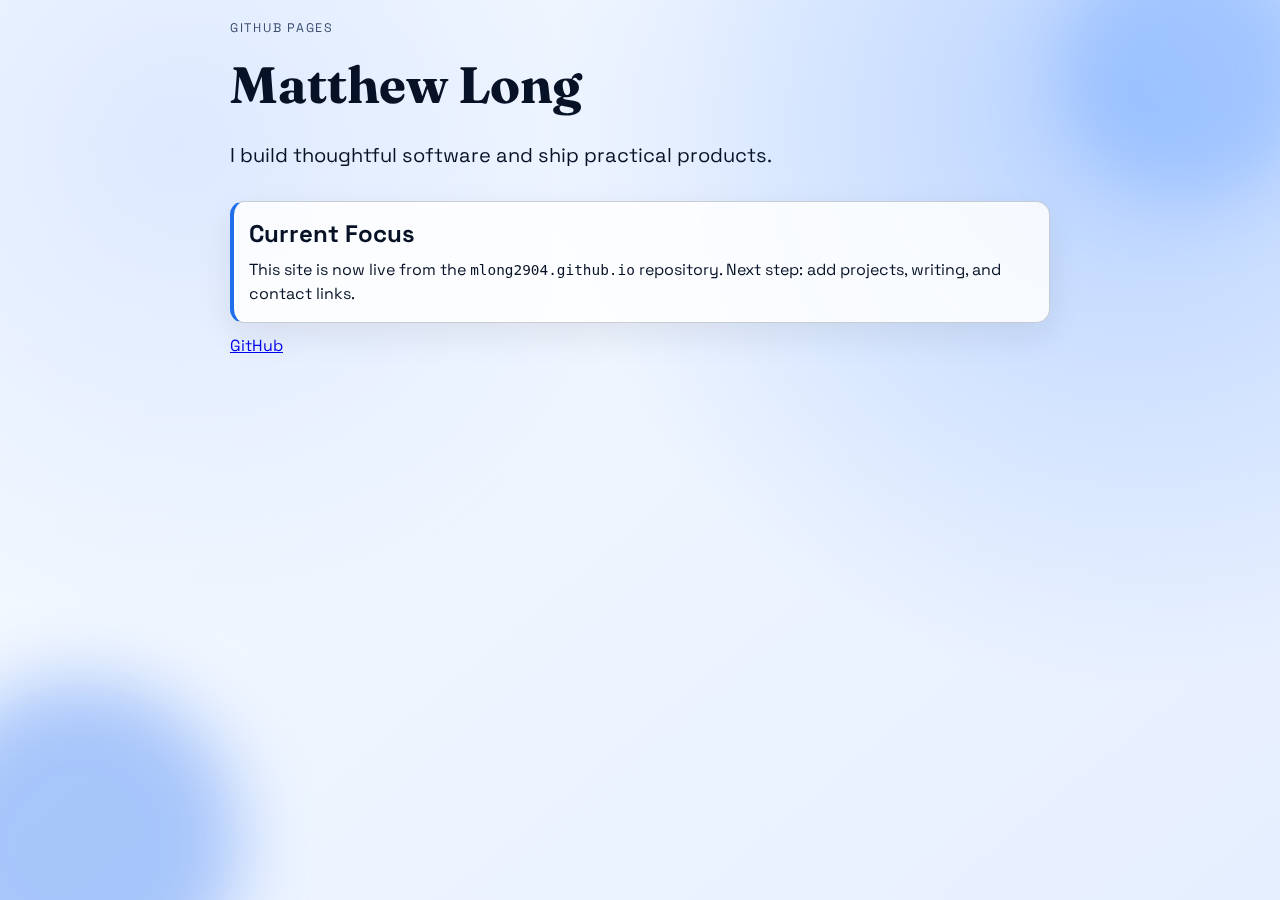
<file: index.html>
<!doctype html>
<html lang="en">
  <head>
    <meta charset="UTF-8" />
    <meta name="viewport" content="width=device-width, initial-scale=1.0" />
    <title>Matthew Long</title>
    <meta name="description" content="Personal site for Matthew Long." />
    <link rel="preconnect" href="https://fonts.googleapis.com" />
    <link rel="preconnect" href="https://fonts.gstatic.com" crossorigin />
    <link
      href="https://fonts.googleapis.com/css2?family=Space+Grotesk:wght@400;500;700&family=Fraunces:opsz,wght@9..144,700&display=swap"
      rel="stylesheet"
    />
    <link rel="stylesheet" href="styles.css" />
  </head>
  <body>
    <div class="bg-orb orb-a"></div>
    <div class="bg-orb orb-b"></div>

    <main class="shell">
      <p class="eyebrow">GitHub Pages</p>
      <h1>Matthew Long</h1>
      <p class="lede">
        I build thoughtful software and ship practical products.
      </p>

      <section class="panel">
        <h2>Current Focus</h2>
        <p>
          This site is now live from the <code>mlong2904.github.io</code> repository.
          Next step: add projects, writing, and contact links.
        </p>
      </section>

      <nav class="links" aria-label="External links">
        <a href="https://github.com/mlong2904" target="_blank" rel="noreferrer">GitHub</a>
      </nav>
    </main>
  </body>
</html>
</file>
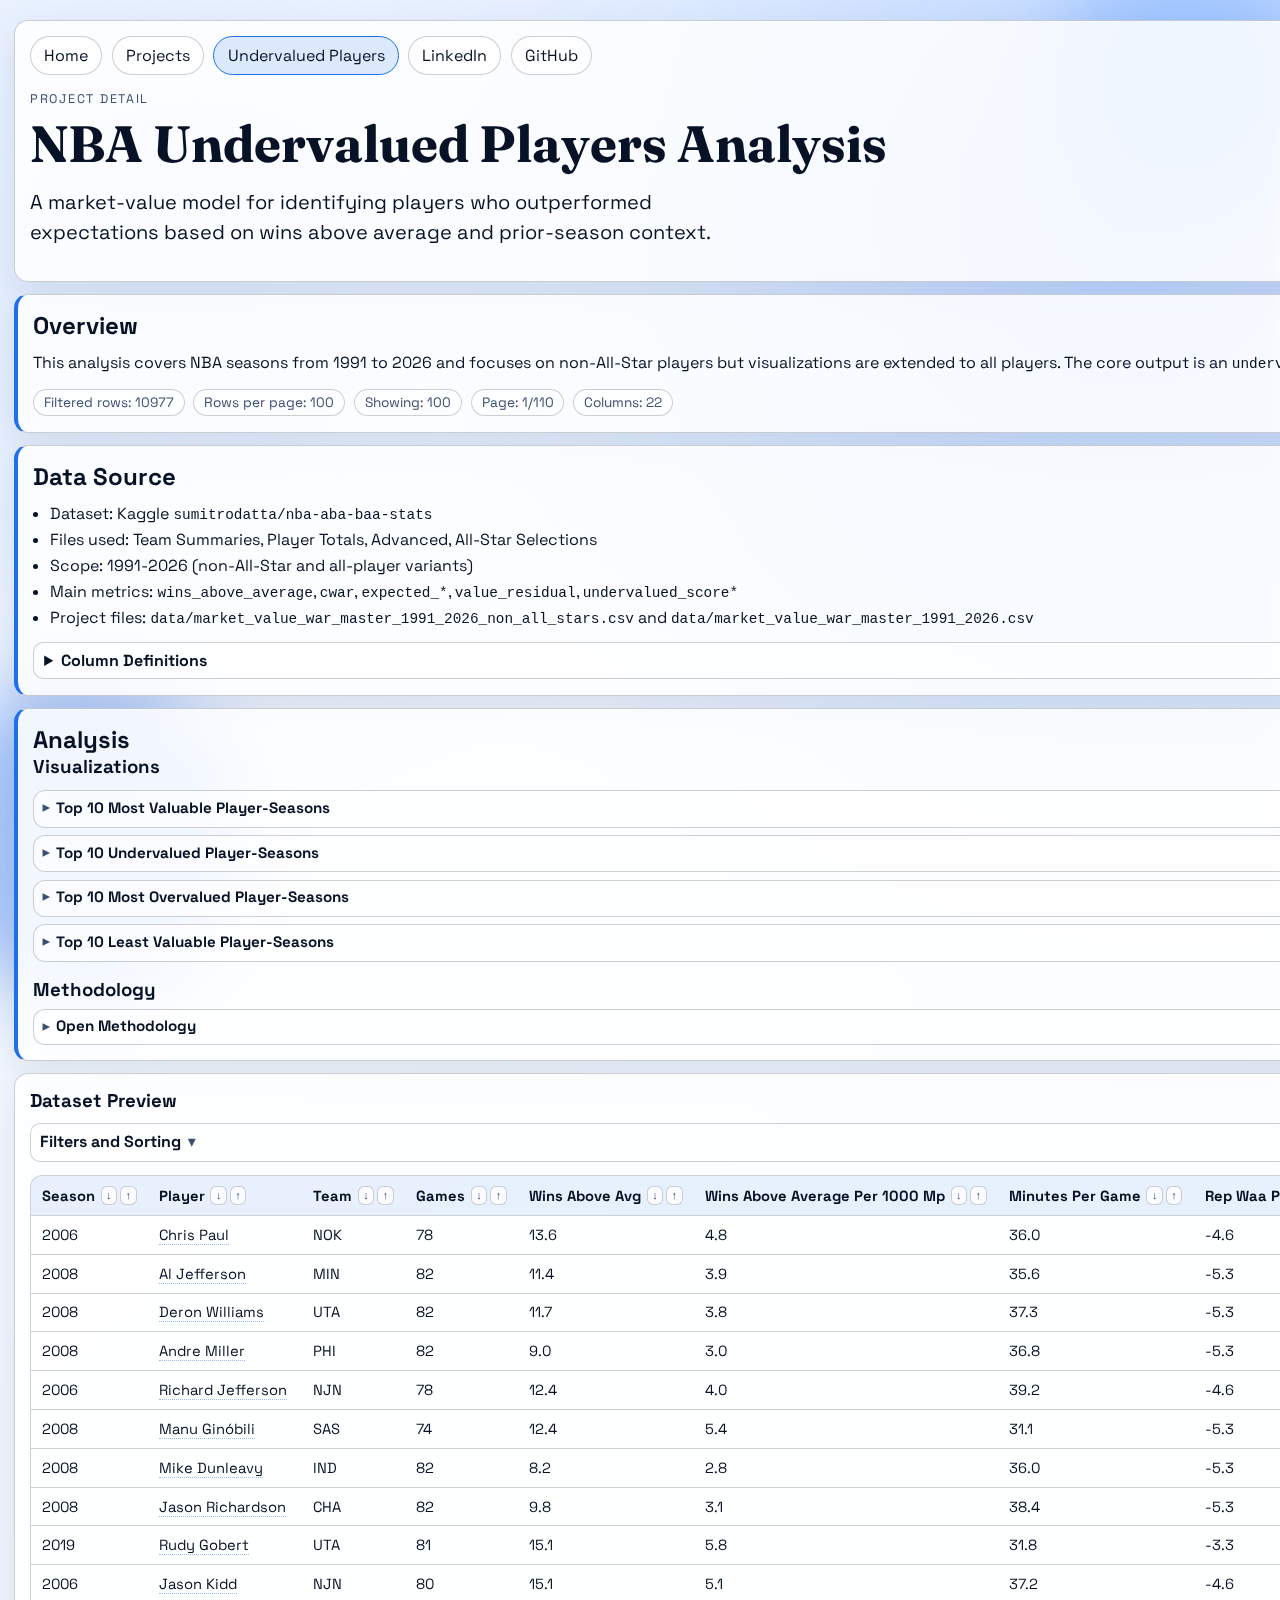
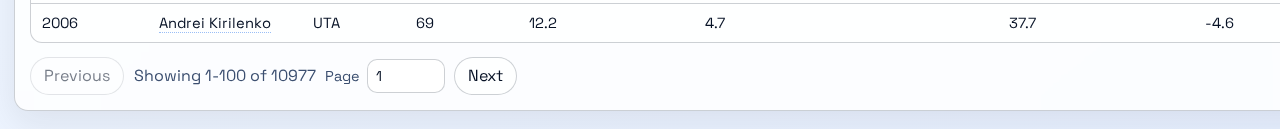
<file: project-undervalued-players.html>
<!doctype html>
<html lang="en">
  <head>
    <meta charset="UTF-8" />
    <meta name="viewport" content="width=device-width, initial-scale=1.0" />
    <title>Matthew Long | NBA Undervalued Players</title>
    <meta
      name="description"
      content="Detailed portfolio page for NBA undervalued players analysis."
    />
    <link rel="preconnect" href="https://fonts.googleapis.com" />
    <link rel="preconnect" href="https://fonts.gstatic.com" crossorigin />
    <link
      href="https://fonts.googleapis.com/css2?family=Space+Grotesk:wght@400;500;700&family=Fraunces:opsz,wght@9..144,700&display=swap"
      rel="stylesheet"
    />
    <link rel="stylesheet" href="styles.css" />
  </head>
  <body>
    <div class="bg-orb orb-a"></div>
    <div class="bg-orb orb-b"></div>

    <main class="shell shell-left">
      <header class="hero">
        <nav class="site-nav" aria-label="Primary">
          <a class="nav-link" href="index.html">Home</a>
          <a class="nav-link" href="projects.html">Projects</a>
          <a class="nav-link is-active" href="project-undervalued-players.html">Undervalued Players</a>
          <a class="nav-link" href="https://www.linkedin.com/in/mjslong/" target="_blank" rel="noreferrer">LinkedIn</a>
          <a class="nav-link" href="https://github.com/mlong2904" target="_blank" rel="noreferrer">GitHub</a>
        </nav>

        <p class="eyebrow">Project Detail</p>
        <h1>NBA Undervalued Players Analysis</h1>
        <p class="lede">
          A market-value model for identifying players who outperformed expectations based on
          wins above average and prior-season context.
        </p>
      </header>

      <section class="panel">
        <h2>Overview</h2>
        <p>
          This analysis covers NBA seasons from 1991 to 2026 and focuses on non-All-Star
          players but visualizations are extended to all players. The core output is an <code>undervalued_score</code> that highlights players
          creating more impact than expected by the model.
        </p>
        <div class="stat-row" id="csv-stats">
          <span class="stat-pill">Waiting for CSV</span>
        </div>
      </section>

      <section class="panel">
        <h2>Data Source</h2>
        <ul class="clean-list">
          <li>Dataset: Kaggle <code>sumitrodatta/nba-aba-baa-stats</code></li>
          <li>Files used: Team Summaries, Player Totals, Advanced, All-Star Selections</li>
          <li>Scope: 1991-2026 (non-All-Star and all-player variants)</li>
          <li>Main metrics: <code>wins_above_average</code>, <code>cwar</code>, <code>expected_*</code>, <code>value_residual</code>, <code>undervalued_score*</code></li>
          <li>Project files: <code>data/market_value_war_master_1991_2026_non_all_stars.csv</code> and <code>data/market_value_war_master_1991_2026.csv</code></li>
        </ul>
        <details class="data-dictionary">
          <summary>Column Definitions</summary>
          <ul class="clean-list">
            <li><code>Season</code>: Season end year (for example, <code>2026</code> = 2025-26 season).</li>
            <li><code>Player</code>: Player name.</li>
            <li><code>Team</code>: Team abbreviation for that season.</li>
            <li><code>Games</code>: Games played.</li>
            <li><code>Minutes per Game</code>: Minutes per game (<code>mp / g</code>).</li>
            <li><code>cWAR</code>: Context-adjusted wins above replacement.</li>
            <li><code>Prev cWAR</code>: Prior season cWAR (0 if unavailable).</li>
            <li><code>Prev Minutes</code>: Prior season minutes played (0 if unavailable).</li>
            <li><code>Prev Games</code>: Prior season games played (0 if unavailable).</li>
            <li><code>Career Season #</code>: Career season number in dataset (<code>1</code> = first season).</li>
            <li><code>Expected cWAR</code>: Model-expected cWAR.</li>
            <li><code>Value Residual</code>: <code>cwar - expected_cwar</code> style gap in observed vs expected value.</li>
            <li><code>Undervalued Score (WAR)</code>: WAR-based undervalued score from residual and minutes context.</li>
            <li><code>Season Residual Z</code>: Within-season z-score of value residual.</li>
          </ul>
        </details>
      </section>

      <section class="panel">
        <h2>Analysis</h2>
        <div class="analysis-block">
          <h3>Visualizations</h3>
          <div class="viz-grid">
            <details class="viz-item">
              <summary>Top 10 Most Valuable Player-Seasons</summary>
              <div id="top-valuable-bars" class="bar-chart">
                <p class="viz-meta">Loading chart...</p>
              </div>
            </details>
            <details class="viz-item">
              <summary>Top 10 Undervalued Player-Seasons</summary>
              <div id="top-undervalued-bars" class="bar-chart">
                <p class="viz-meta">Loading chart...</p>
              </div>
            </details>
            <details class="viz-item">
              <summary>Top 10 Most Overvalued Player-Seasons</summary>
              <div id="top-overvalued-bars" class="bar-chart">
                <p class="viz-meta">Loading chart...</p>
              </div>
            </details>
            <details class="viz-item">
              <summary>Top 10 Least Valuable Player-Seasons</summary>
              <div id="top-least-valuable-bars" class="bar-chart">
                <p class="viz-meta">Loading chart...</p>
              </div>
            </details>
          </div>
        </div>
        <div class="analysis-block">
          <h3>Methodology</h3>
          <details class="methodology-item">
            <summary>Open Methodology</summary>
            <div class="methodology-content">
              <h4>A) Player Wins Contribution </h4>
              <ol class="clean-list">
                <li>Build player feature table from <code>Player Totals.csv</code> + <code>Advanced.csv</code>.</li>
                <li>
                  Compute minute share inside each team-season:
                  <br />
                  <code>mp_share = player_mp / team_total_mp</code>
                </li>
                <li>
                  Build team-level weighted features:
                  <br />
                  <code>contrib_feature = mp_share * player_feature</code>
                </li>
                <li>Train Ridge model to predict team wins (<code>w</code>) from weighted team features.</li>
                <li>
                  Convert team prediction back to players:
                  <br />
                  <code>raw_pred_contribution = sum(contrib_feature * model_coef)</code>
                  <br />
                  Scale to team actual wins context using <code>scale_to_actual</code>.
                </li>
                <li>
                  Apply stabilization:
                  <br />
                  <code>actual_scaled_contribution_raw = raw_pred_contribution * scale_to_actual</code>
                  <br />
                  <code>shrink_factor = g / (g + 35)</code>
                  <br />
                  <code>actual_scaled_contribution = actual_scaled_contribution_raw * shrink_factor</code>
                  <br />
                  Clip <code>actual_scaled_contribution</code> to <code>± (0.30 * g)</code>.
                </li>
                <li>
                  Compute above-average value:
                  <br />
                  <code>season_league_avg_contribution = mean(actual_scaled_contribution by season+lg)</code>
                  <br />
                  <code>wins_above_average = actual_scaled_contribution - season_league_avg_contribution</code>
                  <br />
                  Clip <code>wins_above_average</code> to <code>± (0.22 * g)</code>
                  <br />
                  <code>wins_above_average_per_1000_mp = (wins_above_average / mp) * 1000</code>
                </li>
              </ol>

              <h4>B) Salary-Free Undervalued Model </h4>
              <ol class="clean-list">
                <li>Aggregate to one row per player-season.</li>
                <li>
                  Train Ridge model to predict expected value from usage/history with features:
                  <code>mp</code>, <code>g</code>, <code>mp_per_game</code>,
                  <code>prev_wins_above_average</code>, <code>prev_mp</code>, <code>prev_g</code>,
                  <code>career_season_num</code>, <code>season_idx</code>.
                </li>
                <li>
                  Compute residual value:
                  <br />
                  <code>expected_wins_above_average = model prediction</code>
                  <br />
                  <code>value_residual = wins_above_average - expected_wins_above_average</code>
                </li>
                <li>
                  Compute final ranking score:
                  <br />
                  <code>undervalued_score = value_residual * sqrt(mp / 1000)</code>
                </li>
              </ol>

              <h4>C) Custom WAR Table </h4>
              <p class="viz-meta">
                This WAR is built from project metrics, not Basketball-Reference
                <code>ows/dws</code>.
              </p>
              <ol class="clean-list">
                <li>Start from <code>player_win_contributions.csv</code>.</li>
                <li>Aggregate to one row per player-season-league.</li>
                <li>
                  Compute impact rate:
                  <br />
                  <code>wins_above_average_per_1000_mp = (wins_above_average / mp) * 1000</code>
                </li>
                <li>
                  Estimate replacement level per season+league:
                  <br />
                  <code>rep_waa_per_1000_mp = 20th percentile of wins_above_average_per_1000_mp</code>
                  (default, <code>mp >= 250</code>)
                </li>
                <li>
                  Compute rate above replacement:
                  <br />
                  <code>rate_above_replacement = wins_above_average_per_1000_mp - rep_waa_per_1000_mp</code>
                </li>
                <li>
                  Convert to wins and apply durability:
                  <br />
                  <code>cwar_raw = rate_above_replacement * (mp / 1000)</code>
                  <br />
                  <code>durability_factor = g / (g + 20)</code> (default)
                  <br />
                  <code>cwar = cwar_raw * durability_factor</code>
                  <br />
                  <code>cwar_rank</code> is rank within each <code>season + lg</code>.
                </li>
              </ol>

              <h4>D) WAR-Based Undervalued Model </h4>
              <ol class="clean-list">
                <li>Use <code>nba_war_player_seasons.csv</code> as the input feature table.</li>
                <li>
                  Train Ridge model to estimate expected custom WAR (<code>expected_cwar</code>) using:
                  <code>mp</code>, <code>g</code>, <code>mp_per_game</code>, <code>prev_cwar</code>,
                  <code>prev_mp</code>, <code>prev_g</code>, <code>career_season_num</code>, <code>season_idx</code>.
                </li>
                <li>
                  Compute residual value:
                  <br />
                  <code>value_residual = cwar - expected_cwar</code>
                </li>
                <li>
                  Compute final WAR-based market score:
                  <br />
                  <code>undervalued_score_war = value_residual * sqrt(mp / 1000)</code>
                </li>
              </ol>
            </div>
          </details>
        </div>
      </section>

      <section class="table-panel" aria-live="polite">
        <div class="table-head">
          <h3>Dataset Preview</h3>
          <p id="csv-source">No data loaded yet.</p>
        </div>
        <details class="filter-dropdown">
          <summary>Filters and Sorting</summary>
          <div class="controls-grid">
            <label class="control">
              <span>Dataset</span>
              <select id="dataset-scope">
                <option value="non_all_stars" selected>Non-All-Stars</option>
                <option value="all_players">All Players (Includes All-Stars)</option>
              </select>
            </label>
            <label class="control">
              <span>Player contains</span>
              <input id="filter-player" type="text" placeholder="e.g. Gobert" />
            </label>
            <label class="control">
              <span>Season from</span>
              <input id="filter-season-min" type="number" inputmode="numeric" />
            </label>
            <label class="control">
              <span>Season to</span>
              <input id="filter-season-max" type="number" inputmode="numeric" />
            </label>
            <label class="control">
              <span>Min undervalued score (WAR)</span>
              <input id="filter-min-undervalued" type="number" step="0.01" />
            </label>
            <label class="control">
              <span>Sort by</span>
              <select id="sort-field">
                <option value="undervalued_score_war" selected>undervalued_score_war</option>
                <option value="cwar">cwar</option>
                <option value="expected_cwar">expected_cwar</option>
                <option value="value_residual">value_residual</option>
                <option value="season">season</option>
                <option value="player">player</option>
              </select>
            </label>
            <label class="control">
              <span>Order</span>
              <select id="sort-direction">
                <option value="desc">Descending</option>
                <option value="asc">Ascending</option>
              </select>
            </label>
            <label class="control">
              <span>Rows per page</span>
              <select id="rows-per-page">
                <option value="25">25</option>
                <option value="50">50</option>
                <option value="100" selected>100</option>
                <option value="200">200</option>
              </select>
            </label>
          </div>
          <div class="column-controls">
            <p class="column-controls-title">Visible Columns</p>
            <div id="column-chooser" class="column-chooser">
              <p class="viz-meta">Loading columns...</p>
            </div>
            <div class="button-row">
              <button id="columns-all" class="button" type="button">Show All Columns</button>
            </div>
          </div>
          <div class="button-row">
            <button id="reset-filters" class="button" type="button">Reset</button>
          </div>
        </details>
        <div class="table-wrap">
          <table id="csv-table">
            <thead></thead>
            <tbody>
              <tr>
                <td>Loading dataset...</td>
              </tr>
            </tbody>
          </table>
        </div>
        <div class="pagination-bar">
          <button id="page-prev" class="button" type="button">Previous</button>
          <p id="page-info">Showing 0-0 of 0</p>
          <label class="page-jump">
            <span>Page</span>
            <input id="page-jump" type="number" min="1" value="1" inputmode="numeric" />
          </label>
          <button id="page-next" class="button" type="button">Next</button>
        </div>
      </section>
    </main>

    <script src="app.js"></script>
  </body>
</html>
</file>
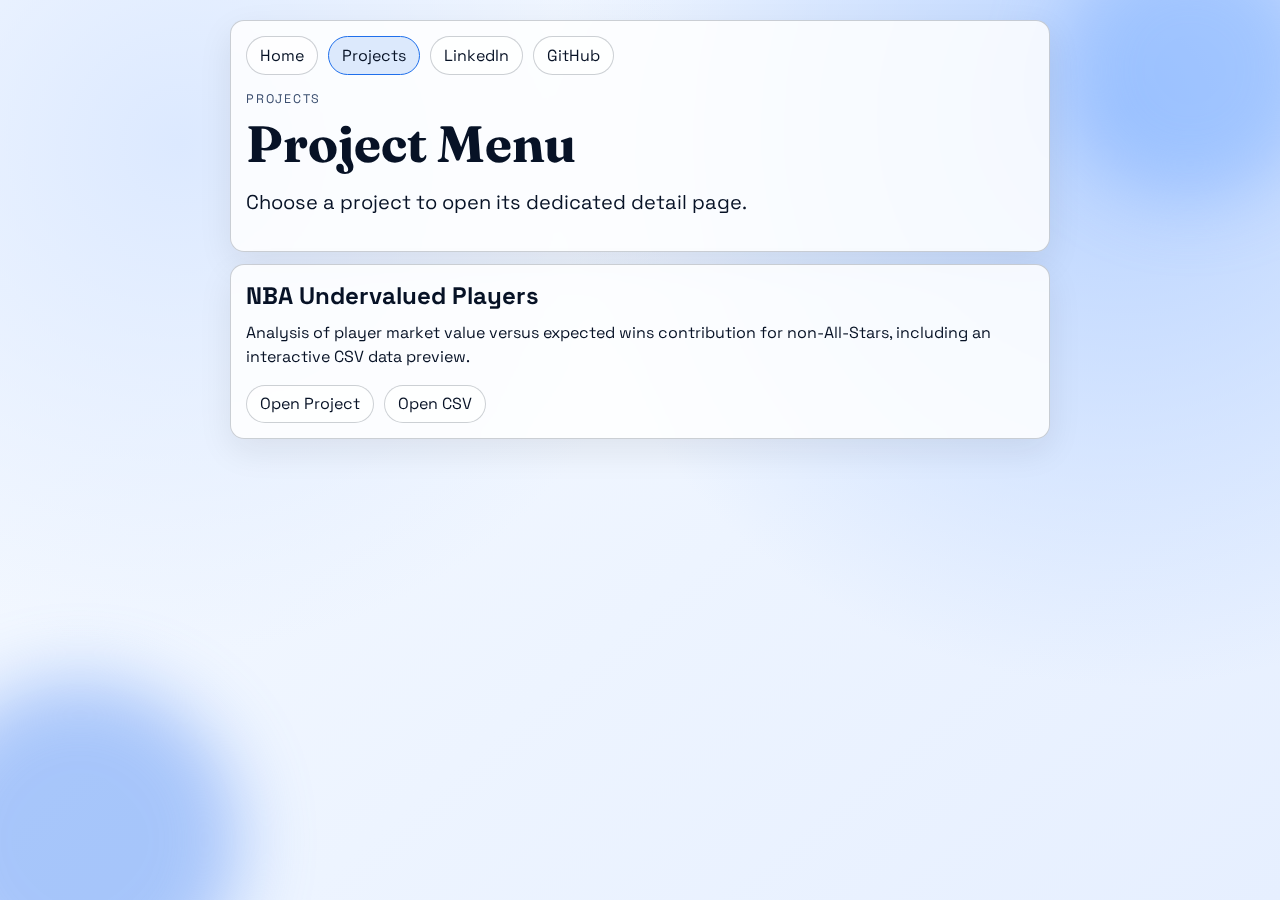
<file: projects.html>
<!doctype html>
<html lang="en">
  <head>
    <meta charset="UTF-8" />
    <meta name="viewport" content="width=device-width, initial-scale=1.0" />
    <title>Matthew Long | Projects</title>
    <meta name="description" content="Project menu for Matthew Long's portfolio." />
    <link rel="preconnect" href="https://fonts.googleapis.com" />
    <link rel="preconnect" href="https://fonts.gstatic.com" crossorigin />
    <link
      href="https://fonts.googleapis.com/css2?family=Space+Grotesk:wght@400;500;700&family=Fraunces:opsz,wght@9..144,700&display=swap"
      rel="stylesheet"
    />
    <link rel="stylesheet" href="styles.css" />
  </head>
  <body>
    <div class="bg-orb orb-a"></div>
    <div class="bg-orb orb-b"></div>

    <main class="shell">
      <header class="hero">
        <nav class="site-nav" aria-label="Primary">
          <a class="nav-link" href="index.html">Home</a>
          <a class="nav-link is-active" href="projects.html">Projects</a>
          <a class="nav-link" href="https://www.linkedin.com/in/mjslong/" target="_blank" rel="noreferrer">LinkedIn</a>
          <a class="nav-link" href="https://github.com/mlong2904" target="_blank" rel="noreferrer">GitHub</a>
        </nav>

        <p class="eyebrow">Projects</p>
        <h1>Project Menu</h1>
        <p class="lede">
          Choose a project to open its dedicated detail page.
        </p>
      </header>

      <section class="project-grid" aria-label="Project buttons">
        <article class="project-card">
          <h2>NBA Undervalued Players</h2>
          <p>
            Analysis of player market value versus expected wins contribution for non-All-Stars,
            including an interactive CSV data preview.
          </p>
          <div class="button-row">
            <a class="button" href="project-undervalued-players.html">Open Project</a>
            <a class="button" href="data/market_value_master_1991_2026_non_all_stars.csv">Open CSV</a>
          </div>
        </article>
      </section>
    </main>
  </body>
</html>
</file>
<file: styles.css>
:root {
  --ink: #071226;
  --muted: #3c4f70;
  --accent: #1f6feb;
  --accent-soft: #7fb0ff;
  --ring: rgba(7, 18, 38, 0.2);
  --panel: rgba(255, 255, 255, 0.84);
}

* {
  box-sizing: border-box;
}

body {
  margin: 0;
  min-height: 100svh;
  font-family: "Space Grotesk", system-ui, sans-serif;
  color: var(--ink);
  background:
    radial-gradient(circle at 14% 16%, #dce9ff 0%, transparent 38%),
    radial-gradient(circle at 88% 12%, #b7d2ff 0%, transparent 42%),
    linear-gradient(140deg, #f8fbff, #edf4ff 58%, #e6efff);
  display: grid;
  place-items: start center;
  overflow-x: hidden;
  padding: 1.25rem 0.85rem;
}

.bg-orb {
  position: fixed;
  border-radius: 999px;
  filter: blur(36px);
  z-index: -1;
  opacity: 0.5;
}

.orb-a {
  width: 260px;
  height: 260px;
  background: var(--accent-soft);
  top: -60px;
  right: -40px;
}

.orb-b {
  width: 320px;
  height: 320px;
  background: #5f95f6;
  bottom: -100px;
  left: -80px;
}

.shell {
  width: min(820px, calc(100vw - 1.7rem));
  display: grid;
  gap: 0.75rem;
  animation: rise-in 600ms ease-out both;
  margin-inline: auto;
}

.shell-left {
  justify-self: start;
  margin-inline: 0;
}

.hero,
.panel,
.table-panel,
.project-card {
  border: 1px solid var(--ring);
  background: var(--panel);
  backdrop-filter: blur(8px);
  border-radius: 14px;
  box-shadow: 0 12px 34px rgba(30, 29, 26, 0.08);
}

.hero,
.panel,
.table-panel,
.project-card {
  padding: 0.95rem;
}

.eyebrow {
  margin: 0;
  text-transform: uppercase;
  letter-spacing: 0.14em;
  font-size: 0.78rem;
  color: var(--muted);
}

h1 {
  margin: 0.65rem 0 0;
  font-family: "Fraunces", serif;
  font-size: clamp(2.1rem, 4vw, 3.3rem);
  line-height: 1.05;
}

h2,
h3 {
  margin: 0;
}

.lede {
  font-size: clamp(1.02rem, 1.8vw, 1.25rem);
  line-height: 1.5;
  max-width: 58ch;
  margin: 1rem 0 1.2rem;
}

.site-nav {
  display: flex;
  flex-wrap: wrap;
  gap: 0.6rem;
  margin-bottom: 1rem;
}

.nav-link,
.button {
  text-decoration: none;
  color: var(--ink);
  border: 1px solid var(--ring);
  padding: 0.48rem 0.82rem;
  border-radius: 999px;
  background: rgba(255, 255, 255, 0.6);
  transition: transform 140ms ease, border-color 140ms ease, background 140ms ease;
  font: inherit;
  cursor: pointer;
  display: inline-flex;
  align-items: center;
}

.nav-link:hover,
.button:hover {
  transform: translateY(-2px);
  border-color: var(--accent);
}

.button:disabled {
  opacity: 0.55;
  cursor: not-allowed;
  transform: none;
}

.is-active {
  border-color: var(--accent);
  background: rgba(31, 111, 235, 0.14);
}

.hero-cta {
  display: flex;
  gap: 0.75rem;
}

.panel {
  border-left: 4px solid var(--accent);
}

.panel p {
  margin: 0.6rem 0 0;
  line-height: 1.52;
}

.clean-list {
  margin: 0.6rem 0 0;
  padding-left: 1.1rem;
  line-height: 1.6;
}

.data-dictionary {
  margin-top: 0.7rem;
  border: 1px solid var(--ring);
  border-radius: 10px;
  background: rgba(255, 255, 255, 0.55);
  padding: 0.45rem 0.65rem;
}

.data-dictionary summary {
  cursor: pointer;
  user-select: none;
  font-weight: 700;
}

.project-grid {
  display: grid;
  gap: 1rem;
}

.project-card h2 {
  margin: 0;
}

.project-card p {
  margin: 0.6rem 0 0;
  line-height: 1.52;
}

.button-row {
  margin-top: 0.95rem;
  display: flex;
  flex-wrap: wrap;
  gap: 0.6rem;
}

.controls-grid {
  margin-top: 0.85rem;
  display: grid;
  grid-template-columns: repeat(auto-fit, minmax(190px, 1fr));
  gap: 0.7rem;
}

.control {
  display: grid;
  gap: 0.35rem;
}

.control span {
  font-size: 0.84rem;
  color: var(--muted);
}

.control input,
.control select {
  width: 100%;
  border: 1px solid var(--ring);
  border-radius: 10px;
  background: rgba(255, 255, 255, 0.75);
  color: var(--ink);
  font: inherit;
  padding: 0.45rem 0.6rem;
}

.control input:focus,
.control select:focus {
  outline: 2px solid rgba(31, 111, 235, 0.36);
  outline-offset: 1px;
}

.stat-row {
  margin-top: 0.8rem;
  display: flex;
  flex-wrap: wrap;
  gap: 0.55rem;
}

.stat-pill {
  display: inline-flex;
  border: 1px solid var(--ring);
  border-radius: 999px;
  padding: 0.28rem 0.62rem;
  font-size: 0.85rem;
  color: var(--muted);
  background: rgba(255, 255, 255, 0.55);
}

.viz-grid {
  margin-top: 0.8rem;
  display: grid;
  grid-template-columns: 1fr;
  gap: 0.45rem;
}

.analysis-block + .analysis-block {
  margin-top: 1rem;
}

.analysis-block h3 {
  margin: 0;
}

.viz-item {
  border: 1px solid var(--ring);
  border-radius: 12px;
  background: rgba(255, 255, 255, 0.62);
  padding: 0.35rem 0.55rem 0.55rem;
}

.methodology-item {
  margin-top: 0.55rem;
  border: 1px solid var(--ring);
  border-radius: 12px;
  background: rgba(255, 255, 255, 0.62);
  padding: 0.35rem 0.55rem 0.55rem;
}

.viz-item summary {
  cursor: pointer;
  user-select: none;
  font-size: 0.95rem;
  font-weight: 700;
  color: var(--ink);
  list-style: none;
  display: inline-flex;
  align-items: center;
  gap: 0.35rem;
}

.methodology-item summary {
  cursor: pointer;
  user-select: none;
  font-size: 0.95rem;
  font-weight: 700;
  color: var(--ink);
  list-style: none;
}

.methodology-item summary::-webkit-details-marker {
  display: none;
}

.methodology-item summary::before {
  content: "▸";
  color: var(--muted);
  margin-right: 0.35rem;
}

.methodology-item[open] summary::before {
  content: "▾";
}

.methodology-content h4 {
  margin: 0.7rem 0 0.35rem;
  font-size: 0.92rem;
}

.methodology-content h4:first-child {
  margin-top: 0.35rem;
}

.viz-item summary::-webkit-details-marker {
  display: none;
}

.viz-item summary::before {
  content: "▸";
  color: var(--muted);
  line-height: 1;
  transform: translateY(-1px);
}

.viz-item[open] summary::before {
  content: "▾";
}

.bar-chart {
  margin-top: 0.45rem;
  display: grid;
  gap: 0.35rem;
  width: min(100%, 520px);
  justify-items: start;
}

.bar-row {
  display: grid;
  grid-template-columns: minmax(110px, 180px) minmax(140px, 280px) auto;
  gap: 0.3rem;
  align-items: center;
  width: 100%;
}

.bar-label {
  font-size: 0.76rem;
  color: var(--ink);
  overflow: hidden;
  text-overflow: ellipsis;
  white-space: nowrap;
}

.bar-track {
  height: 7px;
  border-radius: 999px;
  background: rgba(31, 111, 235, 0.12);
  overflow: hidden;
  width: clamp(140px, 32vw, 280px);
}

.bar-fill {
  height: 100%;
  border-radius: 999px;
  background: linear-gradient(90deg, #1f6feb, #7fb0ff);
}

.bar-value {
  font-size: 0.75rem;
  color: var(--muted);
}

.player-link {
  color: var(--ink);
  text-decoration: none;
  border-bottom: 1px dotted rgba(31, 111, 235, 0.45);
}

.player-link:hover {
  color: var(--accent);
  border-bottom-color: var(--accent);
}

.viz-meta {
  margin: 0.45rem 0 0;
  color: var(--muted);
  font-size: 0.76rem;
}

.table-head {
  display: flex;
  justify-content: space-between;
  align-items: baseline;
  gap: 0.8rem;
}

.table-head p {
  margin: 0;
  color: var(--muted);
  font-size: 0.92rem;
}

.filter-dropdown {
  margin-top: 0.65rem;
  border: 1px solid var(--ring);
  border-radius: 10px;
  background: rgba(255, 255, 255, 0.64);
  padding: 0.45rem 0.6rem 0.6rem;
}

.filter-dropdown summary {
  cursor: pointer;
  user-select: none;
  font-weight: 700;
  color: var(--ink);
  list-style: none;
}

.filter-dropdown summary::-webkit-details-marker {
  display: none;
}

.filter-dropdown summary::after {
  content: "▾";
  margin-left: 0.4rem;
  color: var(--muted);
}

.filter-dropdown[open] summary::after {
  content: "▴";
}

.filter-dropdown .controls-grid {
  margin-top: 0.55rem;
}

.filter-dropdown .button-row {
  margin-top: 0.65rem;
}

.column-controls {
  margin-top: 0.7rem;
  border-top: 1px solid var(--ring);
  padding-top: 0.6rem;
}

.column-controls-title {
  margin: 0;
  font-size: 0.84rem;
  color: var(--muted);
}

.column-chooser {
  margin-top: 0.45rem;
  display: grid;
  grid-template-columns: repeat(auto-fit, minmax(150px, 1fr));
  gap: 0.35rem 0.7rem;
}

.column-option {
  display: inline-flex;
  align-items: center;
  gap: 0.35rem;
  font-size: 0.84rem;
  color: var(--ink);
}

.table-wrap {
  margin-top: 0.8rem;
  height: min(52vh, 520px);
  max-height: 52vh;
  width: 100%;
  max-width: 100%;
  overflow-x: auto;
  overflow-y: auto;
  -webkit-overflow-scrolling: touch;
  overscroll-behavior-x: contain;
  overscroll-behavior-y: contain;
  border: 1px solid var(--ring);
  border-radius: 12px;
  background: rgba(255, 255, 255, 0.66);
}

table {
  border-collapse: collapse;
  width: max-content;
  min-width: max(100%, 1200px);
  table-layout: auto;
}

th,
td {
  text-align: left;
  padding: 0.62rem 0.7rem;
  border-bottom: 1px solid var(--ring);
  font-size: 0.92rem;
  white-space: nowrap;
}

.pagination-bar {
  margin-top: 0.85rem;
  display: flex;
  flex-wrap: wrap;
  align-items: center;
  gap: 0.6rem;
}

.pagination-bar p {
  margin: 0;
  color: var(--muted);
}

.page-jump {
  display: inline-flex;
  align-items: center;
  gap: 0.4rem;
  color: var(--muted);
  font-size: 0.9rem;
}

.page-jump input {
  width: 78px;
  border: 1px solid var(--ring);
  border-radius: 10px;
  background: rgba(255, 255, 255, 0.75);
  color: var(--ink);
  font: inherit;
  padding: 0.42rem 0.5rem;
}

th {
  font-weight: 700;
  background: rgba(31, 111, 235, 0.1);
}

.th-wrap {
  display: inline-flex;
  align-items: center;
  gap: 0.35rem;
}

.th-sort {
  display: inline-flex;
  gap: 0.18rem;
}

.th-sort-btn {
  border: 1px solid var(--ring);
  background: rgba(255, 255, 255, 0.75);
  color: var(--muted);
  border-radius: 6px;
  line-height: 1;
  font-size: 0.7rem;
  padding: 0.18rem 0.28rem;
  cursor: pointer;
}

.th-sort-btn:hover {
  color: var(--ink);
  border-color: var(--accent);
}

.th-sort-btn.is-active {
  color: #fff;
  background: var(--accent);
  border-color: var(--accent);
}

code {
  font-family: ui-monospace, SFMono-Regular, Menlo, Consolas, monospace;
  font-size: 0.9em;
}

@keyframes rise-in {
  from {
    opacity: 0;
    transform: translateY(12px);
  }
  to {
    opacity: 1;
    transform: translateY(0);
  }
}


@media (max-width: 720px) {
  body {
    padding: 0.8rem 0.55rem;
  }

  .hero,
  .panel,
  .table-panel,
  .project-card {
    padding: 0.8rem;
    border-radius: 12px;
  }

  .table-head {
    flex-direction: column;
    align-items: flex-start;
  }

  table {
    min-width: 560px;
  }
}
</file>
